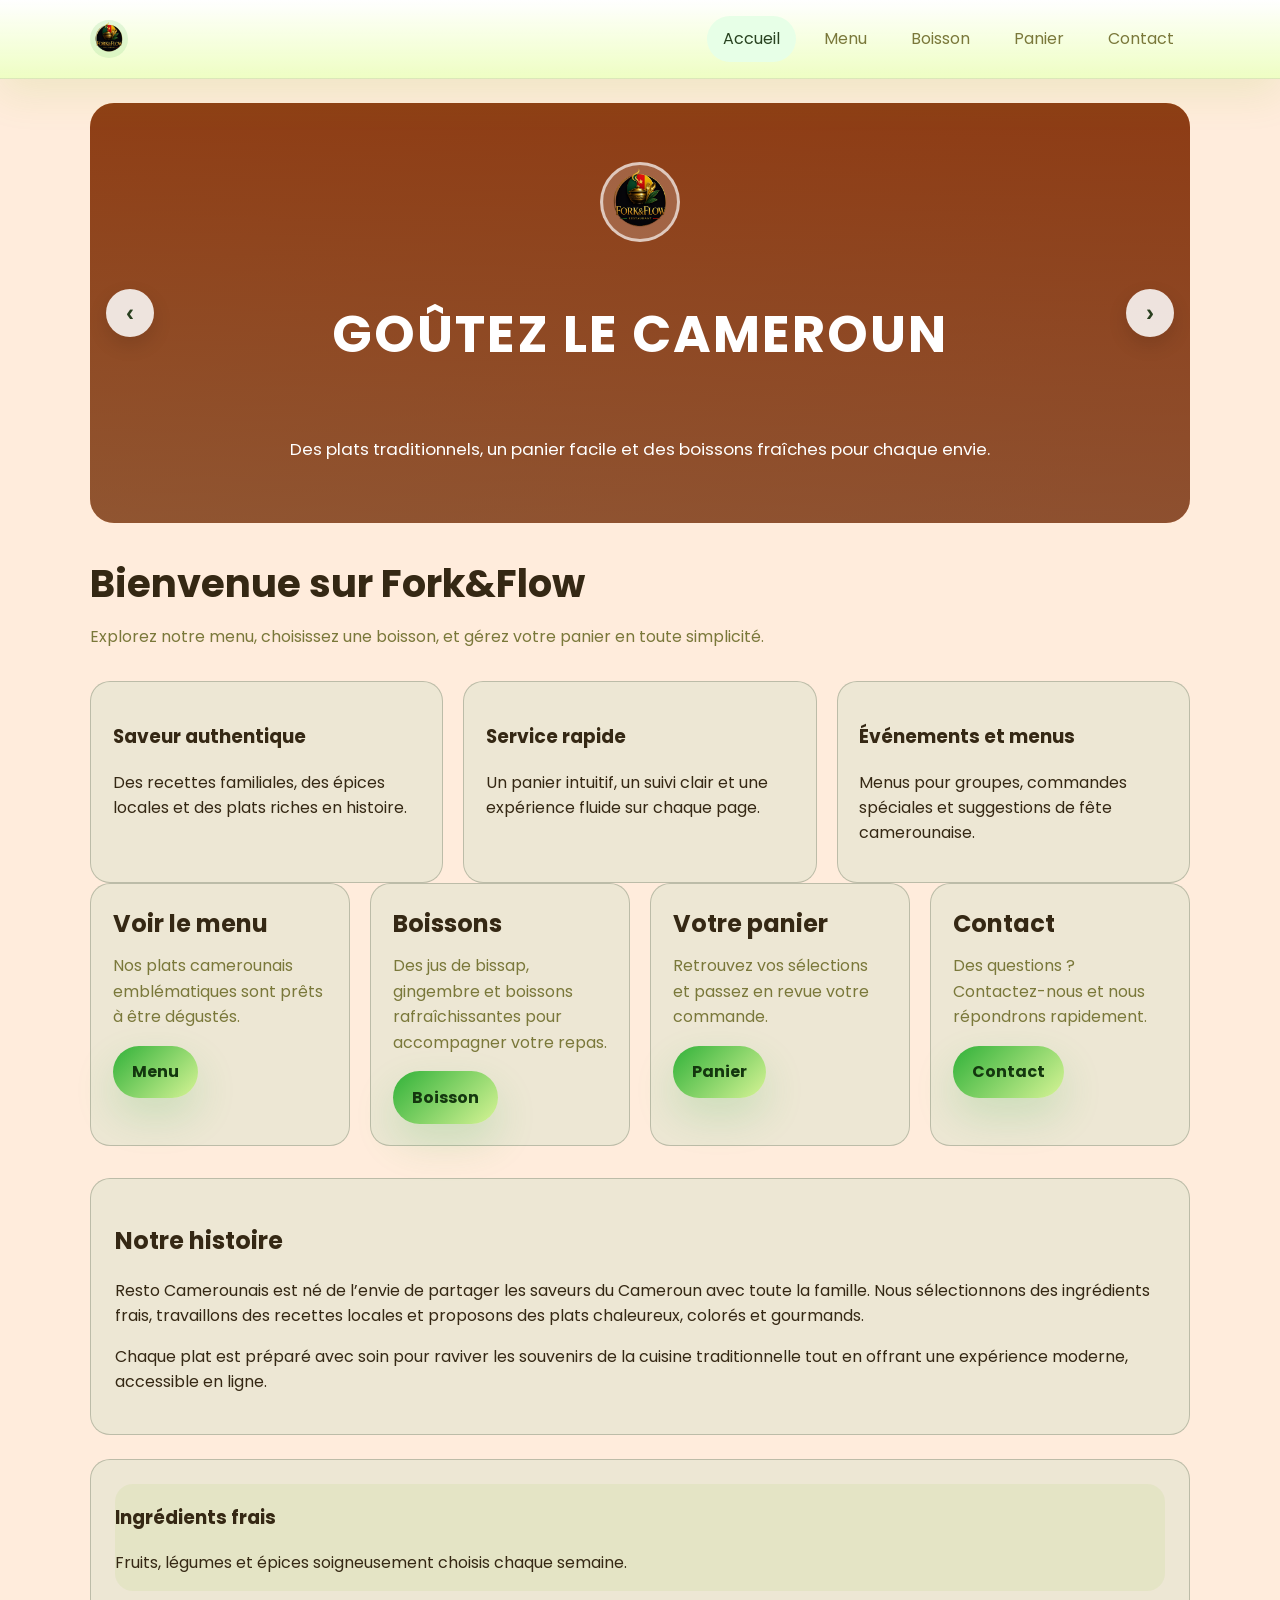
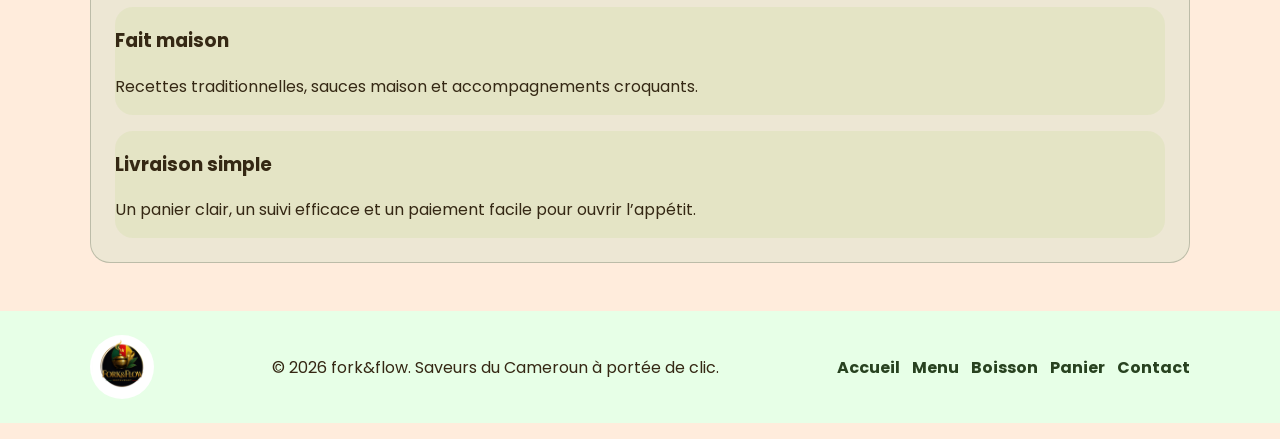
<file: index.html>
<!DOCTYPE html>
<html lang="fr">
<head>
  <meta charset="UTF-8" />
  <meta name="viewport" content="width=device-width, initial-scale=1.0" />
  <title>Accueil - fork&flow</title>
  <link rel="stylesheet" href="styles.css" />
  <script defer src="script.js"></script>
</head>
<body class="page-home">
  <header class="site-header">
    <div class="container">
      <a class="brand" href="index.html">
        <img class="brand-logo" src="images/logo.jpg.png" alt="fork&flow"/>
      </a>
      <button id="toggle-btn" aria-label="Ouvrir le menu" aria-expanded="false"></button>
      <nav id="ulref" aria-label="Navigation principale">
        <a href="index.html" class="active">Accueil</a>
        <a href="menu.html">Menu</a>
        <a href="boisson.html">Boisson</a>
        <a href="panier.html">Panier</a>
        <a href="contact.html">Contact</a>
      </nav>
    </div>
  </header>
  
  <main class="container">
    <section class="hero">
      <div class="carousel">
        <article class="carousel-slide active">
          <img class="carousel-logo" src="images/logo.jpg.png" alt="Logo Resto Camerounais" />
          <h2>Goûtez le Cameroun</h2>
          <p>Des plats traditionnels, un panier facile et des boissons fraîches pour chaque envie.</p>
        </article>
        <article class="carousel-slide">
          <img class="carousel-logo" src="images/logo.jpg.png" alt="Logo Resto Camerounais" />
          <h2>Menu riche en saveurs</h2>
          <p>Ndolé, Poulet DG, Kok et plus encore, préparés avec des ingrédients d'Afrique centrale.</p>
        </article>
        <article class="carousel-slide">
          <img class="carousel-logo" src="images/logo.jpg.png" alt="Logo Resto Camerounais" />
          <h2>Commandez en ligne</h2>
          <p>Ajoutez vos plats et boissons au panier, puis consultez votre commande en un clic.</p>
        </article>
        <button class="carousel-btn carousel-prev" aria-label="Précédent">‹</button>
        <button class="carousel-btn carousel-next" aria-label="Suivant">›</button>
      </div>
    </section>

    <section class="page-title">
      <h1>Bienvenue sur Fork&Flow</h1>
      <p>Explorez notre menu, choisissez une boisson, et gérez votre panier en toute simplicité.</p>
    </section>

    <section class="overview">
      <article class="feature-card">
        <h3>Saveur authentique</h3>
        <p>Des recettes familiales, des épices locales et des plats riches en histoire.</p>
      </article>
      <article class="feature-card">
        <h3>Service rapide</h3>
        <p>Un panier intuitif, un suivi clair et une expérience fluide sur chaque page.</p>
      </article>
      <article class="feature-card">
        <h3>Événements et menus</h3>
        <p>Menus pour groupes, commandes spéciales et suggestions de fête camerounaise.</p>
      </article>
    </section>

    <section class="product-grid">
      <article class="product-card">
        <h2>Voir le menu</h2>
        <p>Nos plats camerounais emblématiques sont prêts à être dégustés.</p>
        <a class="button" href="menu.html">Menu</a>
      </article>
      <article class="product-card">
        <h2>Boissons</h2>
        <p>Des jus de bissap, gingembre et boissons rafraîchissantes pour accompagner votre repas.</p>
        <a class="button" href="boisson.html">Boisson</a>
      </article>
      <article class="product-card">
        <h2>Votre panier</h2>
        <p>Retrouvez vos sélections et passez en revue votre commande.</p>
        <a class="button" href="panier.html">Panier</a>
      </article>
      <article class="product-card">
        <h2>Contact</h2>
        <p>Des questions ? Contactez-nous et nous répondrons rapidement.</p>
        <a class="button" href="contact.html">Contact</a>
      </article>
    </section>

    <section class="story">
      <div class="story-text">
        <h2>Notre histoire</h2>
        <p>Resto Camerounais est né de l’envie de partager les saveurs du Cameroun avec toute la famille. Nous sélectionnons des ingrédients frais, travaillons des recettes locales et proposons des plats chaleureux, colorés et gourmands.</p>
        <p>Chaque plat est préparé avec soin pour raviver les souvenirs de la cuisine traditionnelle tout en offrant une expérience moderne, accessible en ligne.</p>
      </div>
      <div class="story-highlights">
        <div>
          <h3>Ingrédients frais</h3>
          <p>Fruits, légumes et épices soigneusement choisis chaque semaine.</p>
        </div>
        <div>
          <h3>Fait maison</h3>
          <p>Recettes traditionnelles, sauces maison et accompagnements croquants.</p>
        </div>
        <div>
          <h3>Livraison simple</h3>
          <p>Un panier clair, un suivi efficace et un paiement facile pour ouvrir l’appétit.</p>
        </div>
      </div>
    </section>
  </main>

  <footer class="site-footer">
    <div class="container">
      <div class="footer-row">
        <img class="footer-logo" src="images/logo.jpg.png" alt="Logo Resto Camerounais" />
        <p>&copy; 2026 fork&flow. Saveurs du Cameroun à portée de clic.</p>
        <div class="footer-links">
          <a href="index.html">Accueil</a>
          <a href="menu.html">Menu</a>
          <a href="boisson.html">Boisson</a>
          <a href="panier.html">Panier</a>
          <a href="contact.html">Contact</a>
        </div>
      </div>
    </div>
  </footer>
</body>
</html>
</file>
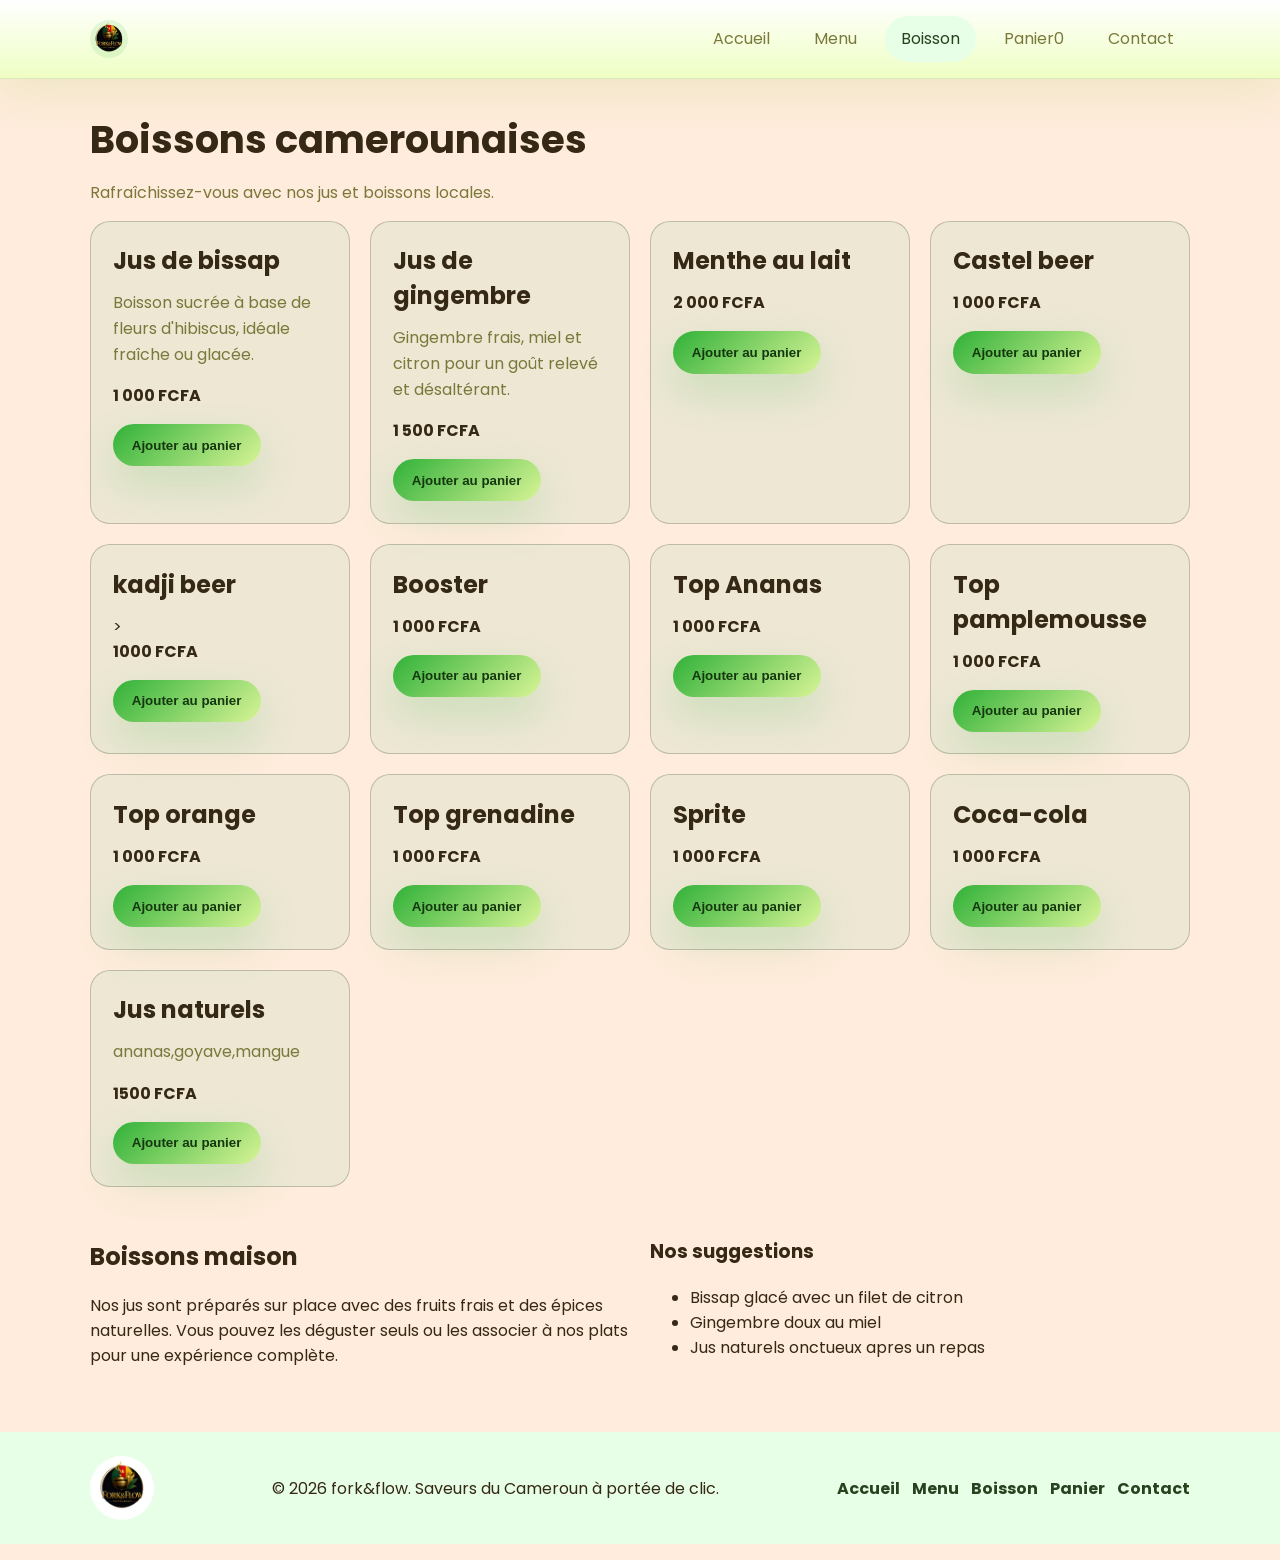
<file: boisson.html>
<!DOCTYPE html>
<html lang="fr">
<head>
  <meta charset="UTF-8" />
  <meta name="viewport" content="width=device-width, initial-scale=1.0" />
  <title>Boisson - Resto Camerounais</title>
  <link rel="stylesheet" href="styles.css" />
  <script defer src="script.js"></script>
</head>
<body class="page-boisson">
  <header class="site-header">
    <div class="container">
      <a class="brand" href="index.html">
        <img class="brand-logo" src="images/logo.jpg.png" alt="Logo Resto Camerounais" />
      </a>
      <button id="toggle-btn" aria-label="Ouvrir le menu" aria-expanded="false"></button>
      <nav id="ulref" aria-label="Navigation principale">
        <a href="index.html">Accueil</a>
        <a href="menu.html">Menu</a>
        <a href="boisson.html" class="active">Boisson</a>
        <a href="panier.html" class="cart-link">Panier <span id="cart-count">0</span></a>
        <a href="contact.html">Contact</a>
      </nav>
    </div>
  </header>

  <main class="container">
    <section class="page-title">
      <h1>Boissons camerounaises</h1>
      <p>Rafraîchissez-vous avec nos jus et boissons locales.</p>
    </section>

    <section class="product-grid">
      <article class="product-card">
        <h2>Jus de bissap</h2>
        <p>Boisson sucrée à base de fleurs d'hibiscus, idéale fraîche ou glacée.</p>
        <span class="price">1 000 FCFA</span>
        <button class="add-to-cart" data-name="Jus de bissap" data-price="1000">Ajouter au panier</button>
      </article>
      <article class="product-card">
        <h2>Jus de gingembre</h2>
        <p>Gingembre frais, miel et citron pour un goût relevé et désaltérant.</p>
        <span class="price">1 500 FCFA</span>
        <button class="add-to-cart" data-name="Jus de gingembre" data-price="1500">Ajouter au panier</button>
      </article>
      <article class="product-card">
        <h2>Menthe au lait</h2>
        <span class="price">2 000 FCFA</span>
        <button class="add-to-cart" data-name="Menthe au lait" data-price="2000">Ajouter au panier</button>
      </article>
      <article class="product-card">
        <h2>Castel beer</h2>
        <span class="price">1 000 FCFA</span>
        <button class="add-to-cart" data-name="Castel beer" data-price="1000">Ajouter au panier</button>
      </article>
      <article class="product-card">
        <h2>kadji beer</h2>>
        <span class="price">1000 FCFA</span>
        <button class="add-to-cart" data-name="kadji bee" data-price="1000">Ajouter au panier</button>
      </article>
      <article class="product-card">
        <h2>Booster</h2>
        <span class="price">1 000 FCFA</span>
        <button class="add-to-cart" data-name="Booster" data-price="1000">Ajouter au panier</button>
      </article>
      <article class="product-card">
        <h2>Top Ananas</h2>
        <span class="price">1 000 FCFA</span>
        <button class="add-to-cart" data-name="Top Ananas" data-price="1000">Ajouter au panier</button>
      </article>
      <article class="product-card">
        <h2>Top pamplemousse</h2>
        <span class="price">1 000 FCFA</span>
        <button class="add-to-cart" data-name="Top pamplemousse" data-price="1000">Ajouter au panier</button>
      </article>
      <article class="product-card">
        <h2>Top orange</h2>
        <span class="price">1 000 FCFA</span>
        <button class="add-to-cart" data-name="Top orange" data-price="1000">Ajouter au panier</button>
      </article>
      <article class="product-card">
        <h2>Top grenadine</h2>
        <span class="price">1 000 FCFA</span>
        <button class="add-to-cart" data-name="Top grenadine" data-price="1000">Ajouter au panier</button>
      </article>
      <article class="product-card">
        <h2>Sprite</h2>
        <span class="price">1 000 FCFA</span>
        <button class="add-to-cart" data-name="Sprite" data-price="1000">Ajouter au panier</button>
      </article>
      <article class="product-card">
        <h2>Coca-cola</h2>
        <span class="price">1 000 FCFA</span>
        <button class="add-to-cart" data-name="Coca-cola" data-price="1000">Ajouter au panier</button>
      </article>
      <article class="product-card">
        <h2>Jus naturels</h2>
        <p>ananas,goyave,mangue</p>
        <span class="price">1500 FCFA</span>
        <button class="add-to-cart" data-name="jus naturels" data-price="1500">Ajouter au panier</button>
      </article>
    </section>

    <section class="drink-info">
      <div>
        <h2>Boissons maison</h2>
        <p>Nos jus sont préparés sur place avec des fruits frais et des épices naturelles. Vous pouvez les déguster seuls ou les associer à nos plats pour une expérience complète.</p>
      </div>
      <div>
        <h3>Nos suggestions</h3>
        <ul>
          <li>Bissap glacé avec un filet de citron</li>
          <li>Gingembre doux au miel</li>
          <li>Jus naturels onctueux apres un repas</li>
        </ul>
      </div>
    </section>
  </main>

  <footer class="site-footer">
    <div class="container">
      <div class="footer-row">
        <img class="footer-logo" src="images/logo.jpg.png" alt="Logo Resto Camerounais" />
        <p>&copy; 2026 fork&flow. Saveurs du Cameroun à portée de clic.</p>
        <div class="footer-links">
          <a href="index.html">Accueil</a>
          <a href="menu.html">Menu</a>
          <a href="boisson.html">Boisson</a>
          <a href="panier.html">Panier</a>
          <a href="contact.html">Contact</a>
        </div>
      </div>
    </div>
  </footer>
</body>
</html>
</file>
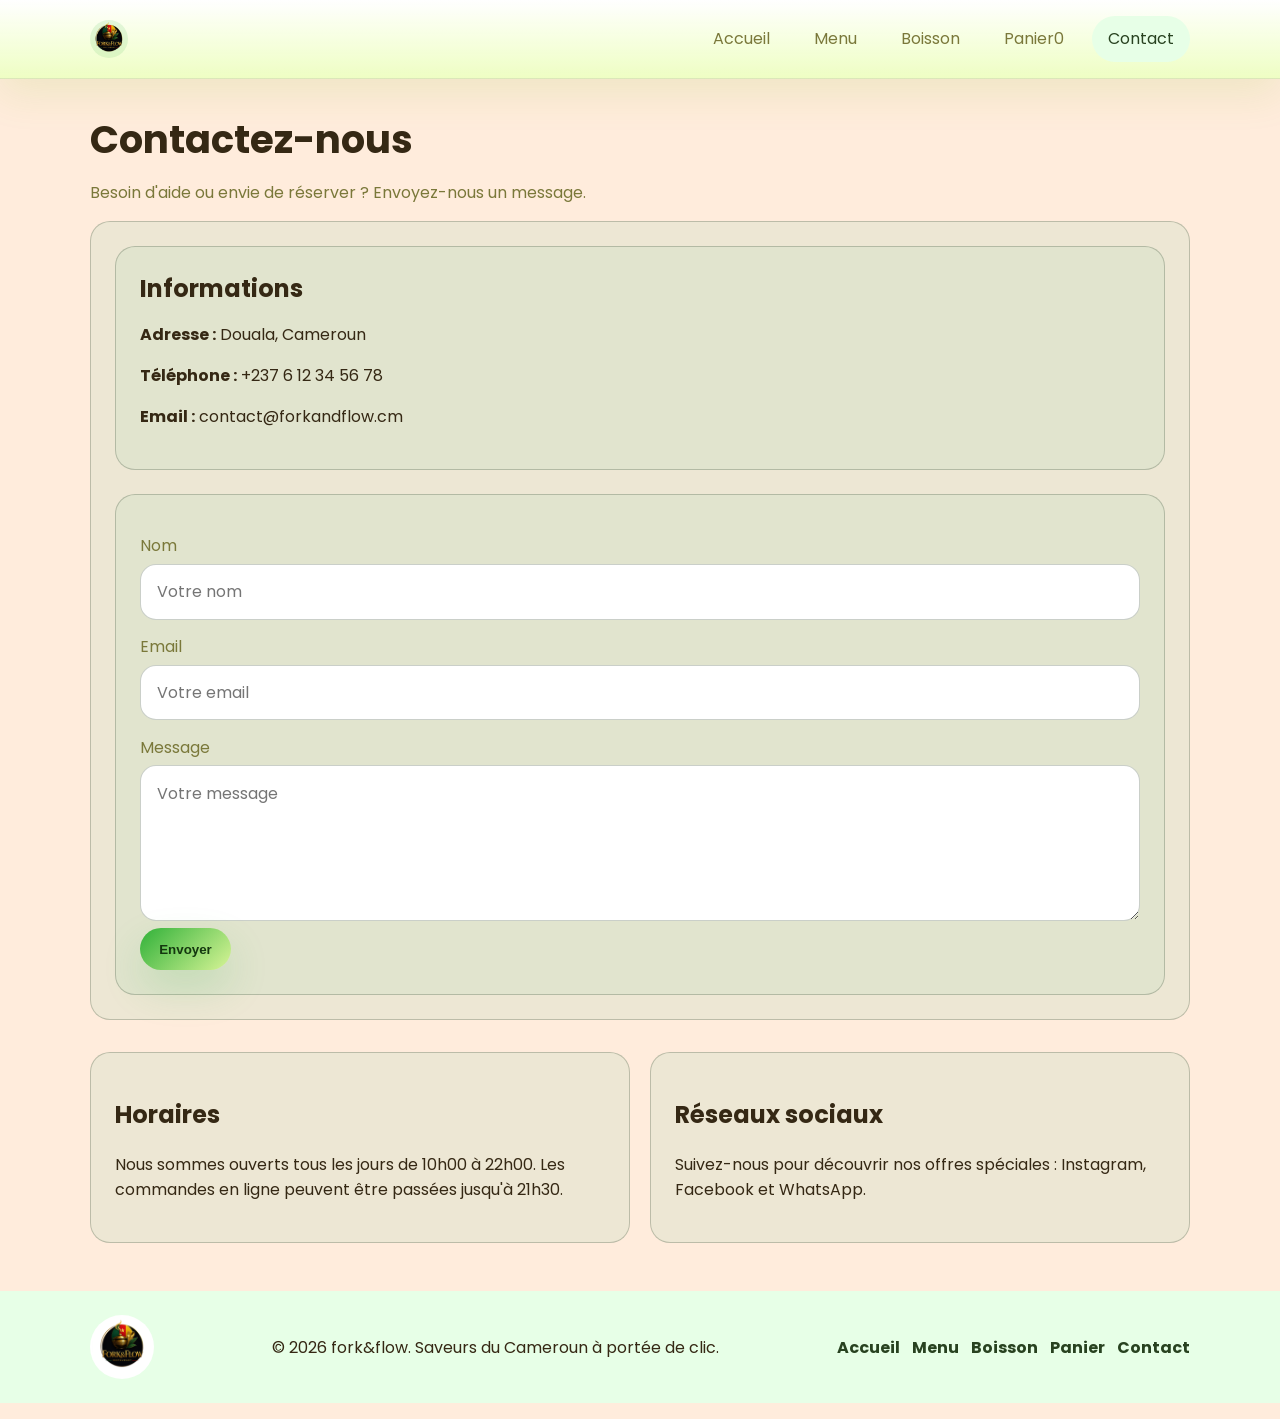
<file: contact.html>
<!DOCTYPE html>
<html lang="fr">
<head>
  <meta charset="UTF-8" />
  <meta name="viewport" content="width=device-width, initial-scale=1.0" />
  <title>Contact - fork&flow</title>
  <link rel="stylesheet" href="styles.css" />
  <script defer src="script.js"></script>
</head>
<body class="page-contact">
  <header class="site-header">
    <div class="container">
      <a class="brand" href="index.html">
        <img class="brand-logo" src="images/logo.jpg.png" alt="Logo Resto Camerounais" />
      </a>
      <button id="toggle-btn" aria-label="Ouvrir le menu" aria-expanded="false"></button>
      <nav id="ulref" aria-label="Navigation principale">
        <a href="index.html">Accueil</a>
        <a href="menu.html">Menu</a>
        <a href="boisson.html">Boisson</a>
        <a href="panier.html" class="cart-link">Panier <span id="cart-count">0</span></a>
        <a href="contact.html" class="active">Contact</a>
      </nav>
    </div>
  </header>

  <main class="container">
    <section class="page-title">
      <h1>Contactez-nous</h1>
      <p>Besoin d'aide ou envie de réserver ? Envoyez-nous un message.</p>
    </section>

    <section class="contact-card">
      <div class="contact-info">
        <h2>Informations</h2>
        <p><strong>Adresse :</strong> Douala, Cameroun</p>
        <p><strong>Téléphone :</strong> +237 6 12 34 56 78</p>
        <p><strong>Email :</strong> contact@forkandflow.cm</p>
      </div>

      <form class="contact-form" onsubmit="event.preventDefault(); alert('Merci ! Nous avons reçu votre message.');">
        <label for="name">Nom</label>
        <input id="name" type="text" placeholder="Votre nom" required />

        <label for="email">Email</label>
        <input id="email" type="email" placeholder="Votre email" required />

        <label for="message">Message</label>
        <textarea id="message" rows="5" placeholder="Votre message"></textarea>

        <button type="submit">Envoyer</button>
      </form>
    </section>

    <section class="contact-extra">
      <div>
        <h2>Horaires</h2>
        <p>Nous sommes ouverts tous les jours de 10h00 à 22h00. Les commandes en ligne peuvent être passées jusqu'à 21h30.</p>
      </div>
      <div>
        <h2>Réseaux sociaux</h2>
        <p>Suivez-nous pour découvrir nos offres spéciales : Instagram, Facebook et WhatsApp.</p>
      </div>
    </section>
  </main>

  <footer class="site-footer">
    <div class="container">
      <div class="footer-row">
        <img class="footer-logo" src="images/logo.jpg.png" alt="Logo Resto Camerounais" />
        <p>&copy; 2026 fork&flow. Saveurs du Cameroun à portée de clic.</p>
        <div class="footer-links">
          <a href="index.html">Accueil</a>
          <a href="menu.html">Menu</a>
          <a href="boisson.html">Boisson</a>
          <a href="panier.html">Panier</a>
          <a href="contact.html">Contact</a>
        </div>
      </div>
    </div>
  </footer>
</body>
</html>
</file>
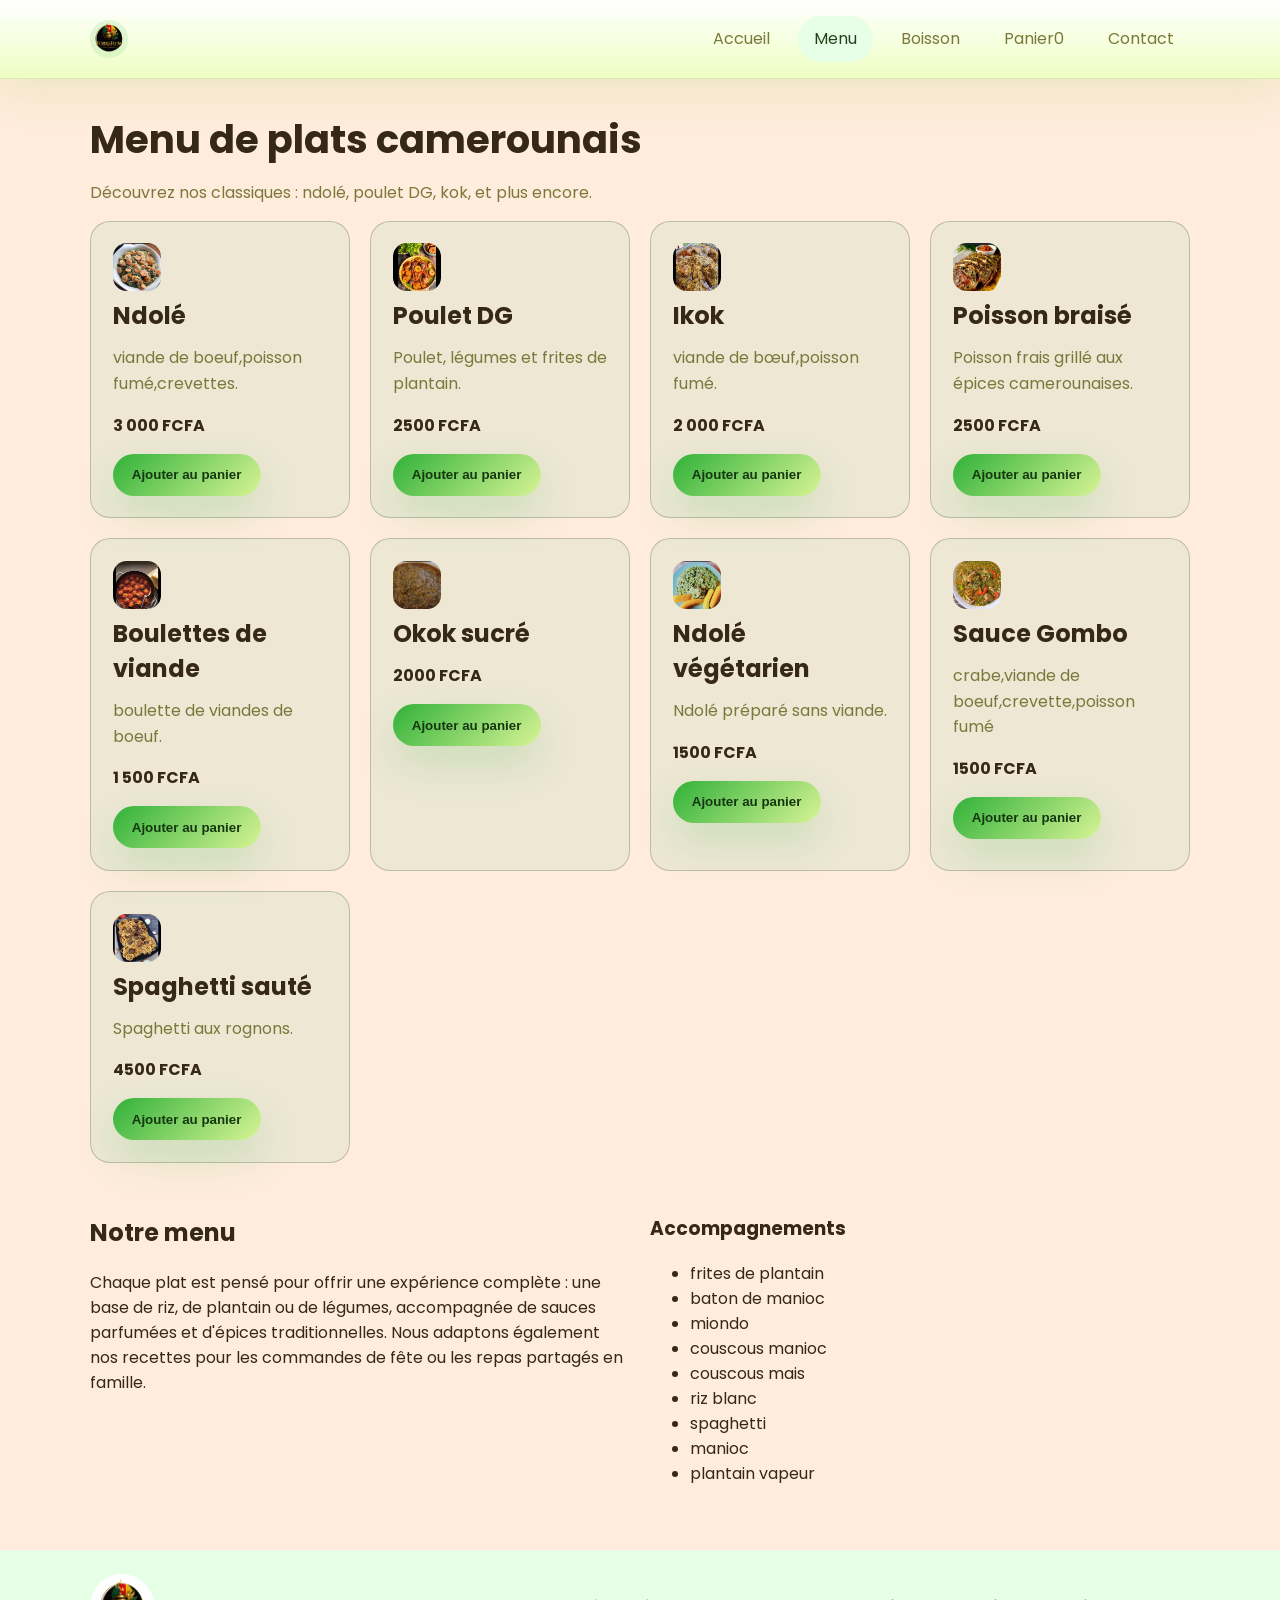
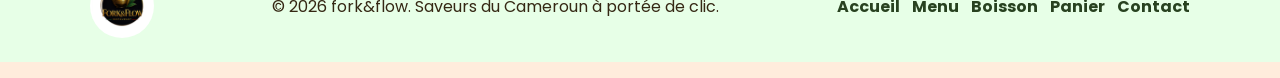
<file: menu.html>
<!DOCTYPE html>
<html lang="fr">
<head>
  <meta charset="UTF-8" />
  <meta name="viewport" content="width=device-width, initial-scale=1.0" />
  <title>Menu - Fork&Flow</title>
  <link rel="stylesheet" href="styles.css" />
  <script defer src="script.js"></script>
</head>
<body class="page-menu">
  <header class="site-header">
    <div class="container">
      <a class="brand" href="index.html">
        <img class="brand-logo" src="images/logo.jpg.png" alt="Logo Resto Camerounais" />
      </a>
      <button id="toggle-btn" aria-label="Ouvrir le menu" aria-expanded="false"></button>
      <nav id="ulref" aria-label="Navigation principale">
        <a href="index.html">Accueil</a>
        <a href="menu.html" class="active">Menu</a>
        <a href="boisson.html">Boisson</a>
        <a href="panier.html" class="cart-link">Panier <span id="cart-count">0</span></a>
        <a href="contact.html">Contact</a>
      </nav>
    </div>
  </header>

  <main class="container">
    <section class="page-title">
      <h1>Menu de plats camerounais</h1>
      <p>Découvrez nos classiques : ndolé, poulet DG, kok, et plus encore.</p>
    </section>

    <section class="product-grid">
      <article class="product-card">
        <img src="images/ndolé.jpg.jpeg" alt="Ndolé" class="product-img"/>
        <h2>Ndolé</h2>
        <p>viande de boeuf,poisson fumé,crevettes.</p>
        <span class="price">3 000 FCFA</span>
        <button class="add-to-cart" data-name="Ndolé" data-price="3000">Ajouter au panier</button>
      </article>
      <article class="product-card">
        <img src="images/pdg.jpg.jpeg" alt="Poulet DG" class="product-img"/>
        <h2>Poulet DG</h2>
        <p>Poulet, légumes et frites de plantain.</p>
        <span class="price">2500 FCFA</span>
        <button class="add-to-cart" data-name="Poulet DG" data-price="2500">Ajouter au panier</button>
      </article>
      <article class="product-card">
        <img src="images/kok.jpg.jpeg" alt="kok" class="product-img"/>
        <h2>Ikok</h2>
        <p>viande de bœuf,poisson fumé.</p>
        <span class="price">2 000 FCFA</span>
        <button class="add-to-cart" data-name="Kok" data-price="2000">Ajouter au panier</button>
      </article>
      <article class="product-card">
        <img src="images/poisson_braisé.jpg.jpeg" alt="Poisson braisé" class="product-img"/>
        <h2>Poisson braisé</h2>
        <p>Poisson frais grillé aux épices camerounaises.</p>
        <span class="price">2500 FCFA</span>
        <button class="add-to-cart" data-name="Poisson braisé" data-price="2500">Ajouter au panier</button>
      </article>
      <article class="product-card">
        <img src="images/boulettes.jpg.jpeg" alt="Boulettes de viande" class="product-img"/>
        <h2>Boulettes de viande</h2>
        <p>boulette de viandes de boeuf.</p>
        <span class="price">1 500 FCFA</span>
        <button class="add-to-cart" data-name="Boulettes de viande" data-price="1500">Ajouter au panier</button>
      </article>
      <article class="product-card">
        <img src="images/kok_sucré.jpg.jpeg" alt="Kok sucré" class="product-img"/>
        <h2>Okok sucré</h2>
        <span class="price">2000 FCFA</span>
        <button class="add-to-cart" data-name="Kok sucré" data-price="2000">Ajouter au panier</button>
      </article>
      <article class="product-card">
        <img src="images/ndole_veg.jpg.jpeg" alt="Ndolé végétarien" class="product-img"/>
        <h2>Ndolé végétarien</h2>
        <p>Ndolé préparé sans viande.</p>
        <span class="price">1500 FCFA</span>
        <button class="add-to-cart" data-name="Ndolé végétarien" data-price="1500">Ajouter au panier</button>
      </article>
      <article class="product-card">
        <img src="images/sauce_gombo.jpg.jpeg" alt="Sauce Gombo" class="product-img"/>
        <h2>Sauce Gombo</h2>
        <p>crabe,viande de boeuf,crevette,poisson fumé</p>
        <span class="price">1500 FCFA</span>
        <button class="add-to-cart" data-name="Sauce Gombo" data-price="1500">Ajouter au panier</button>
      </article>
      <article class="product-card">
        <img src="images/rognons.jpg.jpeg" alt="Spaghetti sauté" class="product-img">
        <h2>Spaghetti sauté</h2>
        <p>Spaghetti aux rognons.</p>
        <span class="price">4500 FCFA</span>
        <button class="add-to-cart" data-name="Spaghetti sauté" data-price="4500">Ajouter au panier</button>
      </article>
    </section>

    <section class="menu-info">
      <div>
        <h2>Notre menu</h2>
        <p>Chaque plat est pensé pour offrir une expérience complète : une base de riz, de plantain ou de légumes, accompagnée de sauces parfumées et d'épices traditionnelles. Nous adaptons également nos recettes pour les commandes de fête ou les repas partagés en famille.</p>
      </div>
      <div>
        <h3>Accompagnements</h3>
        <ul>
          <li>frites de plantain</li>
          <li>baton de manioc</li>
          <li>miondo</li>
          <li>couscous manioc</li>
          <li>couscous mais</li>
          <li>riz blanc</li>
          <li>spaghetti</li>
          <li>manioc</li>
          <li>plantain vapeur</li>
        </ul>
      </div>
    </section>
  </main>

  <footer class="site-footer">
    <div class="container">
      <div class="footer-row">
        <img class="footer-logo" src="images/logo.jpg.png" alt="Logo Resto Camerounais" />
        <p>&copy; 2026 fork&flow. Saveurs du Cameroun à portée de clic.</p>
        <div class="footer-links">
          <a href="index.html">Accueil</a>
          <a href="menu.html">Menu</a>
          <a href="boisson.html">Boisson</a>
          <a href="panier.html">Panier</a>
          <a href="contact.html">Contact</a>
        </div>
      </div>
    </div>
  </footer>
</body>
</html>
</file>
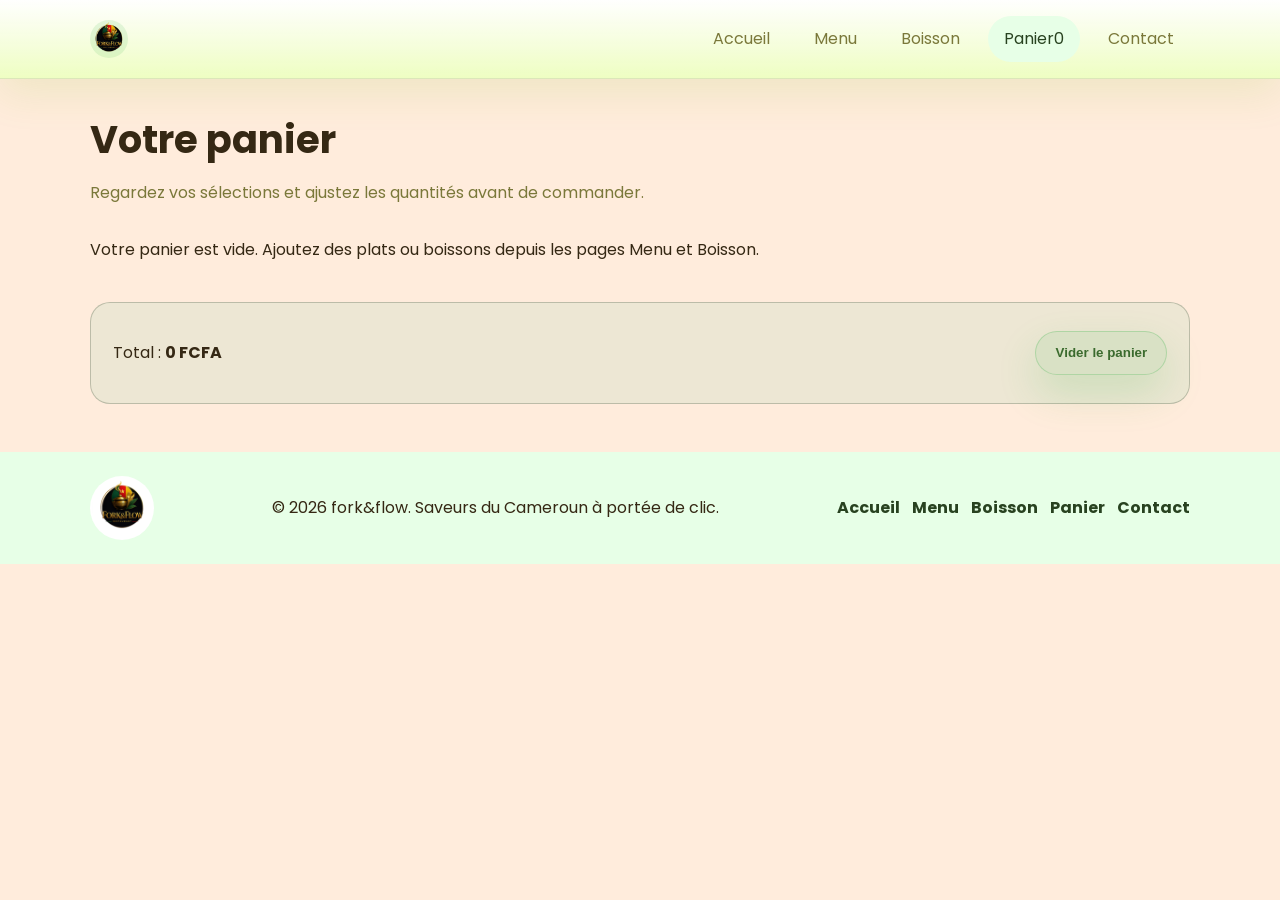
<file: panier.html>
<!DOCTYPE html>
<html lang="fr">
<head>
  <meta charset="UTF-8" />
  <meta name="viewport" content="width=device-width, initial-scale=1.0" />
  <title>Panier - fork&flow</title>
  <link rel="stylesheet" href="styles.css" />
  <script defer src="script.js"></script>
</head>
<body class="page-panier">
  <header class="site-header">
    <div class="container">
      <a class="brand" href="index.html">
        <img class="brand-logo" src="images/logo.jpg.png" alt="Logo Resto Camerounais" />
      </a>
      <button id="toggle-btn" aria-label="Ouvrir le menu" aria-expanded="false"></button>
      <nav id="ulref" aria-label="Navigation principale">
        <a href="index.html">Accueil</a>
        <a href="menu.html">Menu</a>
        <a href="boisson.html">Boisson</a>
        <a href="panier.html" class="active">Panier <span id="cart-count">0</span></a>
        <a href="contact.html">Contact</a>
      </nav>
    </div>
  </header>

  <main class="container">
    <section class="page-title">
      <h1>Votre panier</h1>
      <p>Regardez vos sélections et ajustez les quantités avant de commander.</p>
    </section>

    <section class="cart-details">
      <div id="cart-items" class="cart-items"></div>
      <div class="cart-summary">
        <p>Total : <strong id="cart-total">0 FCFA</strong></p>
        <button id="clear-cart" class="button-secondary">Vider le panier</button>
      </div>
    </section>
  </main>

  <footer class="site-footer">
    <div class="container">
      <div class="footer-row">
        <img class="footer-logo" src="images/logo.jpg.png" alt="Logo Resto Camerounais" />
        <p>&copy; 2026 fork&flow. Saveurs du Cameroun à portée de clic.</p>
        <div class="footer-links">
          <a href="index.html">Accueil</a>
          <a href="menu.html">Menu</a>
          <a href="boisson.html">Boisson</a>
          <a href="panier.html">Panier</a>
          <a href="contact.html">Contact</a>
        </div>
      </div>
    </div>
  </footer>
</body>
</html>
</file>
<file: styles.css>
@import url('https://fonts.googleapis.com/css2?family=Poppins:wght@400;600;700&display=swap');

:root {
  --bg: #ffecdc;
  --surface: #cbdfc356;
  --text: #352814;
  --accent: #0e2805e0;
  --accent-soft: #e7ffe7;
  --muted: #7a783a;
  --border: #1e331d3c;
}

* {
  box-sizing: border-box;
}

body {
  margin: 0;
  font-family: 'Poppins', 'Segoe UI', Tahoma, Geneva, Verdana, sans-serif;
  background: var(--bg);
  color: var(--text);
}

.container {
  width: min(1100px, 96%);
  margin: 0 auto;
}

.site-header {
  background: linear-gradient(180deg, rgba(255,255,255,0.98), rgba(237,255,193,0.95));
  box-shadow: 0 15px 40px rgba(127, 191, 27, 0.12);
  border-bottom: 1px solid rgba(138, 177, 28, 0.3);
  padding: 1rem 0;
  position: sticky;
  top: 0;
  z-index: 10;
}

.site-header .container {
  display: flex;
  align-items: center;
  justify-content: space-between;
  gap: 1rem;
}

.brand {
  display: inline-flex;
  align-items: center;
  gap: 0.85rem;
  text-decoration: none;
  color: var(--accent);
  font-weight: 700;
  font-size: 1.25rem;
}

.brand-logo {
  display: inline-flex;
  width: 2.4rem;
  height: 2.4rem;
  min-width: 2.4rem;
  border-radius: 50%;
  overflow: hidden;
  object-fit: contain;
  background: rgba(50, 177, 67, 0.12);
}
.popup {
  display: none;
  position: fixed;
  top: 0;
  left: 0;
  width: 100%;
  height: 100%;
  background: rgba(0,0,0,0.8);
  justify-content: center;
  align-items: center;
}

.popup img {
  max-width: 80%;
  max-height: 80%;
}

.brand-name {
  display: inline-block;
  line-height: 1;
}

#toggle-btn {
  display: none;
  border: none;
  background: rgba(50, 177, 67, 0.12);
  cursor: pointer;
  align-items: center;
  justify-content: center;
  width: 2.6rem;
  height: 2.4rem;
  border-radius: 0.65rem;
  color: var(--accent);
  font-size: 1.2rem;
}

#toggle-btn::before {
  content: '☰';
}

#toggle-btn.open::before {
  content: '✕';
}

#ulref {
  display: flex;
  flex-wrap: wrap;
  gap: 0.75rem;
  margin: 0;
  padding: 0;
}

#ulref a {
  display: inline-flex;
  text-decoration: none;
  color: var(--muted);
  padding: 0.65rem 1rem;
  border-radius: 999px;
  transition: background 0.2s ease, color 0.2s ease;
}

#ulref a:hover,
#ulref a.active {
  background: var(--accent-soft);
  color: var(--accent);
}

.nav-toggle {
  display: none;
  width: 2.6rem;
  height: 2.4rem;
  padding: 0.35rem;
  border: none;
  background: transparent;
  cursor: pointer;
  position: relative;
}

.nav-toggle span {
  display: block;
  width: 100%;
  height: 0.22rem;
  background: var(--accent);
  border-radius: 999px;
  transition: transform 0.25s ease, opacity 0.25s ease;
}

.nav-toggle span + span {
  margin-top: 0.35rem;
}

.site-nav {
  display: flex;
  flex-wrap: wrap;
  gap: 0.75rem;
  align-items: center;
}

.site-nav a {
  text-decoration: none;
  color: var(--muted);
  padding: 0.65rem 1rem;
  border-radius: 999px;
  transition: background 0.2s ease, color 0.2s ease;
}

.site-nav a:hover,
.site-nav a.active {
  background: var(--accent-soft);
  color: var(--accent);
}

.hero {
  position: relative;
  min-height: 420px;
  overflow: hidden;
  border-radius: 24px;
  margin-top: 1.5rem;
}

.carousel {
  display: grid;
  place-items: center;
  height: 100%;
}

.carousel-slide {
  position: absolute;
  inset: 0;
  display: grid;
  align-items: center;
  justify-items: center;
  padding: 2rem;
  text-align: center;
  color: #fff;
  opacity: 0;
  transform: scale(0.98);
  transition: opacity 0.5s ease, transform 0.5s ease;
}

.carousel-slide.active {
  opacity: 1;
  transform: scale(1);
}

.carousel-slide:nth-of-type(1) {
  background: linear-gradient(180deg, rgba(123, 39, 0, 0.85), rgba(86, 30, 0, 0.65)),
    linear-gradient(135deg, rgba(255, 157, 76, 0.55), rgba(233, 96, 33, 0.45));
}

.carousel-slide:nth-of-type(2) {
  background: linear-gradient(180deg, rgba(11, 75, 32, 0.85), rgba(17, 58, 31, 0.7)),
    linear-gradient(135deg, rgba(92, 176, 99, 0.45), rgba(47, 136, 69, 0.4));
}

.carousel-slide:nth-of-type(3) {
  background: linear-gradient(180deg, rgba(58, 22, 77, 0.9), rgba(32, 13, 56, 0.75)),
    linear-gradient(135deg, rgba(164, 92, 182, 0.35), rgba(109, 48, 151, 0.3));
}

.carousel-slide h2 {
  font-size: clamp(2rem, 4vw, 3.5rem);
  margin: 0.75rem 0 0.5rem;
  text-transform: uppercase;
  letter-spacing: 0.04em;
}

.carousel-logo {
  width: 5rem;
  height: 5rem;
  border-radius: 50%;
  object-fit: cover;
  border: 3px solid rgba(255,255,255,0.65);
  background: rgba(255,255,255,0.18);
}

.carousel-slide p {
  max-width: 720px;
  margin: 0 auto;
  line-height: 1.7;
  font-size: 1.05rem;
}

.carousel-slide h2 {
  font-size: clamp(2rem, 4vw, 3.5rem);
  margin: 0 0 0.5rem;
}

.carousel-slide p {
  max-width: 720px;
  margin: 0 auto;
  line-height: 1.7;
}

.carousel-btn {
  position: absolute;
  top: 50%;
  transform: translateY(-50%);
  width: 3rem;
  height: 3rem;
  border: none;
  border-radius: 50%;
  background: rgba(255,255,255,0.85);
  color: var(--accent);
  cursor: pointer;
  font-size: 1.5rem;
  box-shadow: 0 8px 20px rgba(0,0,0,0.12);
}

.carousel-prev {
  left: 1rem;
}

.carousel-next {
  right: 1rem;
}

.page-title {
  margin: 2rem 0 1rem;
}

.page-title h1 {
  margin: 0;
  font-size: clamp(2rem, 3vw, 3rem);
}

.page-title p {
  margin: 0.75rem 0 0;
  color: var(--muted);
}

.product-grid,
.cart-items {
  display: grid;
  gap: 1.25rem;
}

.product-grid {
  grid-template-columns: repeat(auto-fit, minmax(240px, 1fr));
}

.feature-card,
.product-card,
.cart-card {
  background: var(--surface);
  border: 1px solid var(--border);
  border-radius: 20px;
  padding: 1.35rem;
}

.overview,
.menu-info,
.drink-info,
.contact-extra {
  display: grid;
  gap: 1.25rem;
  margin: 2rem 0 0;
}

.overview {
  grid-template-columns: repeat(auto-fit, minmax(220px, 1fr));
}

.story {
  display: grid;
  gap: 1.5rem;
  margin: 2rem 0 0;
}

.story-text,
.story-highlights,
.contact-extra > div {
  background: var(--surface);
  border: 1px solid var(--border);
  border-radius: 20px;
  padding: 1.5rem;
}

.story-highlights {
  display: grid;
  gap: 1rem;
}

.story-highlights div {
  border-radius: 18px;
  background: rgba(127, 191, 27, 0.08);
}

.menu-info,
.drink-info {
  grid-template-columns: 1fr 1fr;
}

.contact-extra {
  grid-template-columns: 1fr 1fr;
}

.product-card .product-img {
  width: 3rem;
  height: 3rem;
  min-width: 3rem;
  border-radius: 0.85rem;
  object-fit: cover;
}

.product-card h2,
.cart-card h3 {
  margin: 0 0 0.75rem;
}

.product-card p,
.cart-card p {
  margin: 0 0 1rem;
  color: var(--muted);
  line-height: 1.6;
}

.price {
  display: block;
  font-weight: 700;
  margin-bottom: 1rem;
}

button,
.button,
.button-secondary {
  border: none;
  padding: 0.85rem 1.2rem;
  border-radius: 999px;
  cursor: pointer;
  font-weight: 700;
  display: inline-flex;
  align-items: center;
  justify-content: center;
  text-decoration: none;
}

button,
.button {
  background: linear-gradient(135deg, #30b139 0%, #d8f496 100%);
  color: #14370f;
  box-shadow: 0 18px 40px rgba(50, 177, 67, 0.18);
}

.button-secondary {
  background: rgba(50, 177, 67, 0.1);
  color: #3b6b2e;
  border: 1px solid rgba(50, 177, 67, 0.25);
}

button:hover,
.button:hover,
.button-secondary:hover {
  opacity: 0.95;
}

.contact-card,
.contact-form,
.contact-info {
  background: var(--surface);
  border: 1px solid var(--border);
  border-radius: 20px;
  padding: 1.5rem;
}

.contact-card {
  display: grid;
  gap: 1.5rem;
}

.contact-info h2 {
  margin: 0 0 1rem;
}

.contact-form label {
  display: block;
  margin: 0.9rem 0 0.35rem;
  color: var(--muted);
}

.footer-logo {
  width: 4rem;
  height: 4rem;
  object-fit: cover;
  border-radius: 50%;
  border: 2px solid rgba(255,255,255,0.65);
  background: #fff;
}

.footer-row {
  display: flex;
  flex-wrap: wrap;
  align-items: center;
  gap: 1rem;
}

.contact-form input,
.contact-form textarea {
  width: 100%;
  border: 1px solid var(--border);
  border-radius: 16px;
  padding: 0.9rem 1rem;
  font: inherit;
  background: #fff;
}

.contact-form textarea {
  resize: vertical;
}

.cart-details {
  display: grid;
  gap: 1.5rem;
}

.cart-summary {
  display: flex;
  justify-content: space-between;
  align-items: center;
  padding: 1.35rem;
  border: 1px solid var(--border);
  border-radius: 20px;
  background: var(--surface);
}

.cart-card {
  display: grid;
  gap: 0.6rem;
}

.cart-card .quantity {
  color: var(--accent);
  font-weight: 700;
}

.site-footer {
  margin: 3rem 0 1rem;
  padding: 1.5rem 0;
  background: var(--accent-soft);
  color: var(--text);
}

.footer-row {
  display: flex;
  flex-wrap: wrap;
  justify-content: space-between;
  align-items: center;
  gap: 1rem;
}

.footer-links {
  display: flex;
  flex-wrap: wrap;
  gap: 0.75rem;
}

.footer-links a {
  text-decoration: none;
  color: var(--accent);
  font-weight: 700;
}

@media (max-width: 900px) {
  .menu-info,
  .drink-info,
  .contact-extra,
  .overview,
  .story {
    grid-template-columns: 1fr;
  }
}

@media (max-width: 700px) {
  .site-header .container {
    flex-direction: column;
    align-items: stretch;
  }

  .nav-toggle,
  #toggle-btn {
    display: inline-flex;
  }

  .site-nav,
  #ulref {
    flex-direction: column;
    align-items: stretch;
    gap: 0.5rem;
    max-height: 0;
    overflow: hidden;
    transition: max-height 0.3s ease;
  }

  .site-nav.open,
  #ulref.open {
    max-height: 24rem;
  }

  .site-nav a,
  #ulref a {
    width: 100%;
    text-align: center;
  }

  .carousel-btn {
    width: 2.5rem;
    height: 2.5rem;
  }
}
</file>
